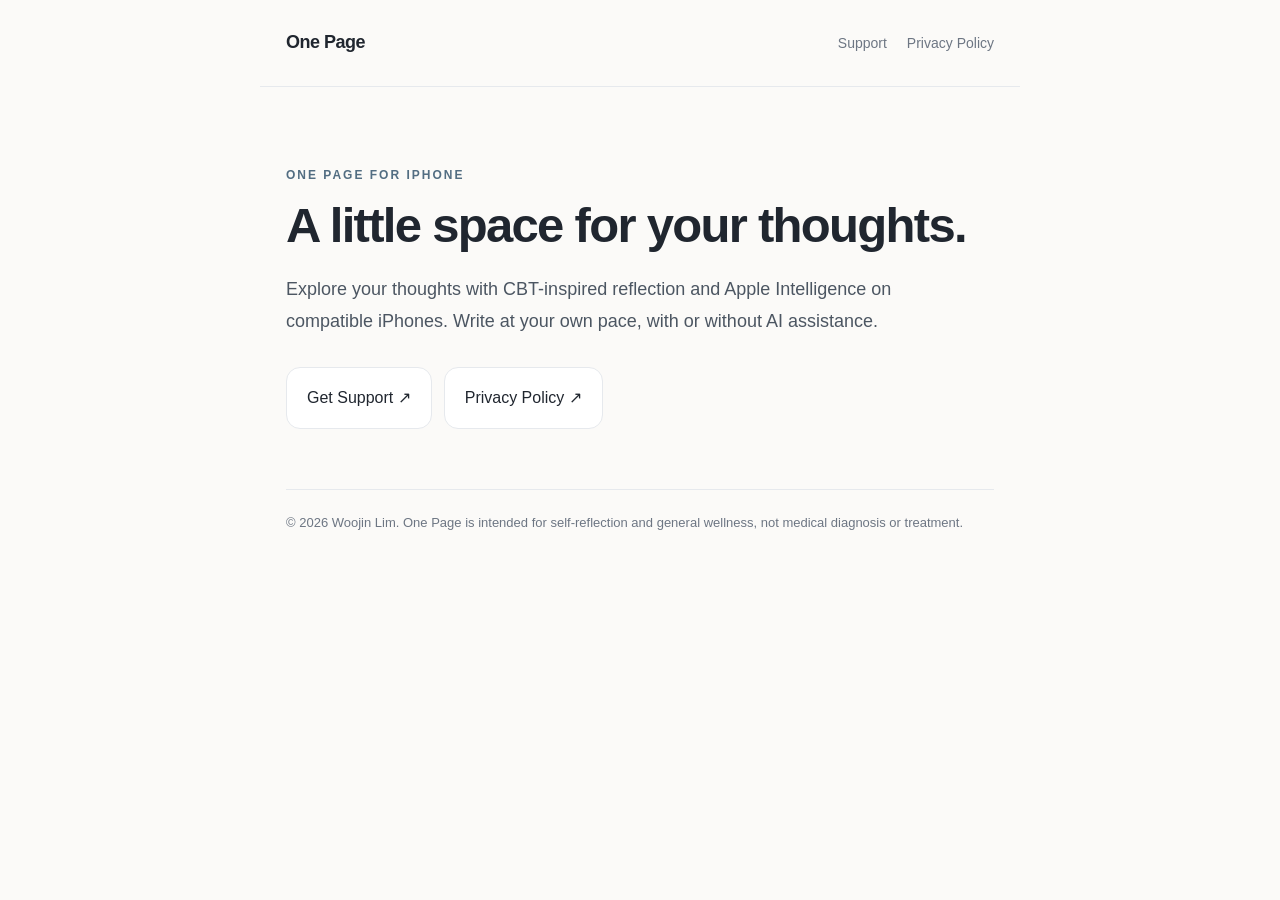
<file: index.html>
<!doctype html><html lang="en"><head><meta charset="utf-8"><meta name="viewport" content="width=device-width,initial-scale=1"><title>One Page | Private Reflection</title><meta name="description" content="One Page is a private reflection journal with CBT-inspired exercises and Apple Intelligence features on supported iPhones."><link rel="stylesheet" href="style.css"></head><body><header><a class="brand" href="./">One Page</a><nav><a href="support.html">Support</a><a href="privacy.html">Privacy Policy</a></nav></header><main><div class="eyebrow">One Page for iPhone</div><h1>A little space for your thoughts.</h1><p class="intro">Explore your thoughts with CBT-inspired reflection and Apple Intelligence on compatible iPhones. Write at your own pace, with or without AI assistance.</p><div class="links"><a class="linkcard" href="support.html">Get Support ↗</a><a class="linkcard" href="privacy.html">Privacy Policy ↗</a></div><footer>© 2026 Woojin Lim. One Page is intended for self-reflection and general wellness, not medical diagnosis or treatment.</footer></main></body></html>
</file>
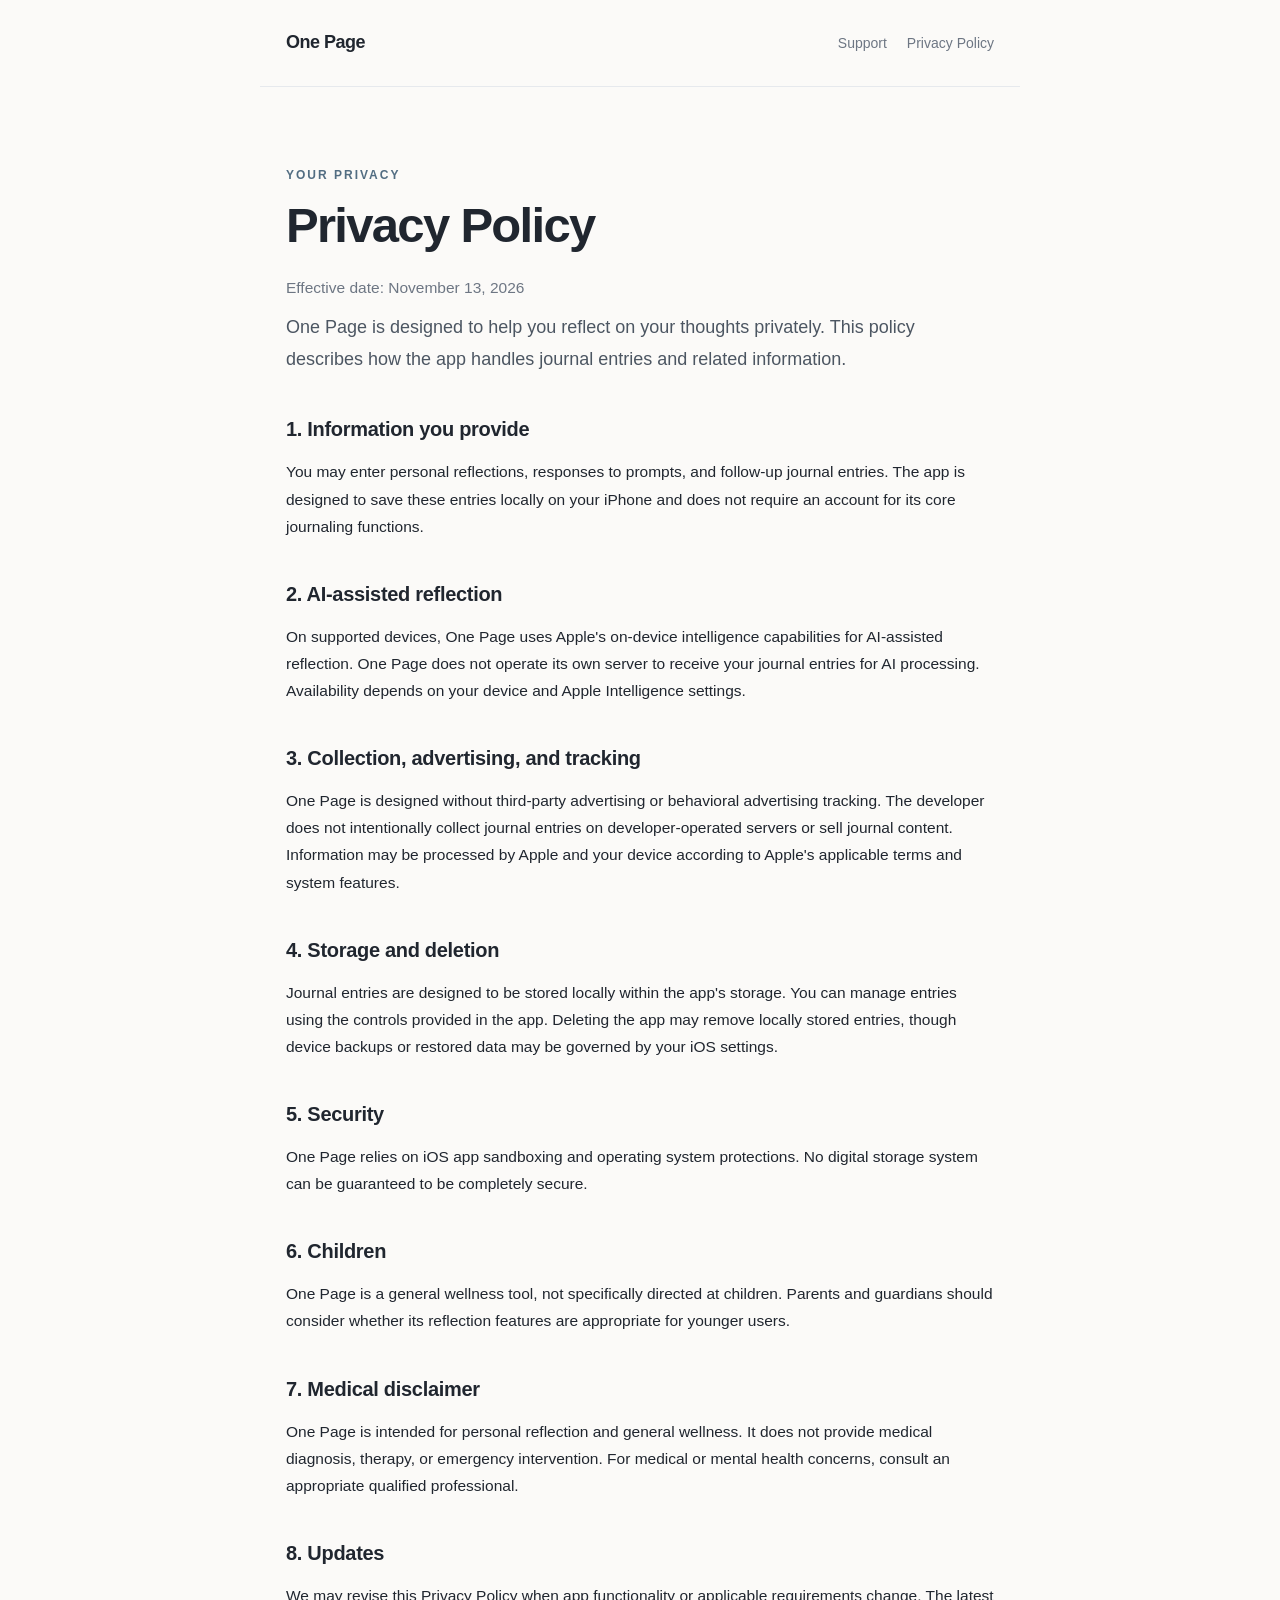
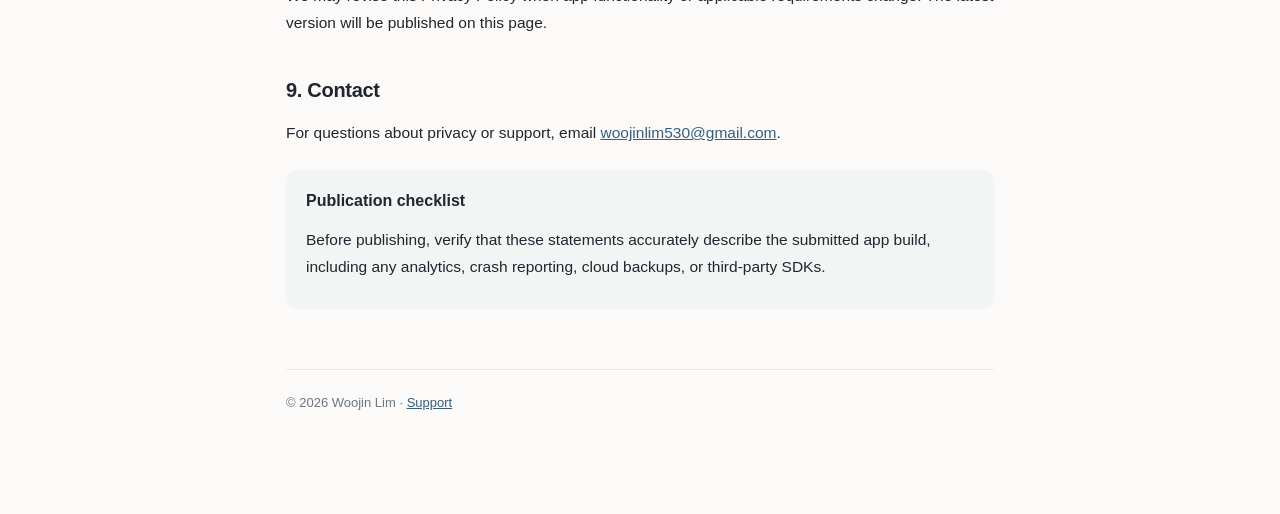
<file: privacy.html>
<!doctype html><html lang="en"><head><meta charset="utf-8"><meta name="viewport" content="width=device-width,initial-scale=1"><title>Privacy Policy | One Page</title><meta name="description" content="Privacy Policy for One Page, a private reflection journal for iPhone."><link rel="stylesheet" href="style.css"></head><body><header><a class="brand" href="./">One Page</a><nav><a href="support.html">Support</a><a href="privacy.html">Privacy Policy</a></nav></header><main><div class="eyebrow">Your Privacy</div><h1>Privacy Policy</h1><p class="muted">Effective date: November 13, 2026</p><p class="intro">One Page is designed to help you reflect on your thoughts privately. This policy describes how the app handles journal entries and related information.</p><h2>1. Information you provide</h2><p>You may enter personal reflections, responses to prompts, and follow-up journal entries. The app is designed to save these entries locally on your iPhone and does not require an account for its core journaling functions.</p><h2>2. AI-assisted reflection</h2><p>On supported devices, One Page uses Apple's on-device intelligence capabilities for AI-assisted reflection. One Page does not operate its own server to receive your journal entries for AI processing. Availability depends on your device and Apple Intelligence settings.</p><h2>3. Collection, advertising, and tracking</h2><p>One Page is designed without third-party advertising or behavioral advertising tracking. The developer does not intentionally collect journal entries on developer-operated servers or sell journal content. Information may be processed by Apple and your device according to Apple's applicable terms and system features.</p><h2>4. Storage and deletion</h2><p>Journal entries are designed to be stored locally within the app's storage. You can manage entries using the controls provided in the app. Deleting the app may remove locally stored entries, though device backups or restored data may be governed by your iOS settings.</p><h2>5. Security</h2><p>One Page relies on iOS app sandboxing and operating system protections. No digital storage system can be guaranteed to be completely secure.</p><h2>6. Children</h2><p>One Page is a general wellness tool, not specifically directed at children. Parents and guardians should consider whether its reflection features are appropriate for younger users.</p><h2>7. Medical disclaimer</h2><p>One Page is intended for personal reflection and general wellness. It does not provide medical diagnosis, therapy, or emergency intervention. For medical or mental health concerns, consult an appropriate qualified professional.</p><h2>8. Updates</h2><p>We may revise this Privacy Policy when app functionality or applicable requirements change. The latest version will be published on this page.</p><h2>9. Contact</h2><p>For questions about privacy or support, email <a href="mailto:woojinlim530@gmail.com">woojinlim530@gmail.com</a>.</p><div class="notice"><strong>Publication checklist</strong><p>Before publishing, verify that these statements accurately describe the submitted app build, including any analytics, crash reporting, cloud backups, or third-party SDKs.</p></div><footer>© 2026 Woojin Lim · <a href="support.html">Support</a></footer></main></body></html>
</file>
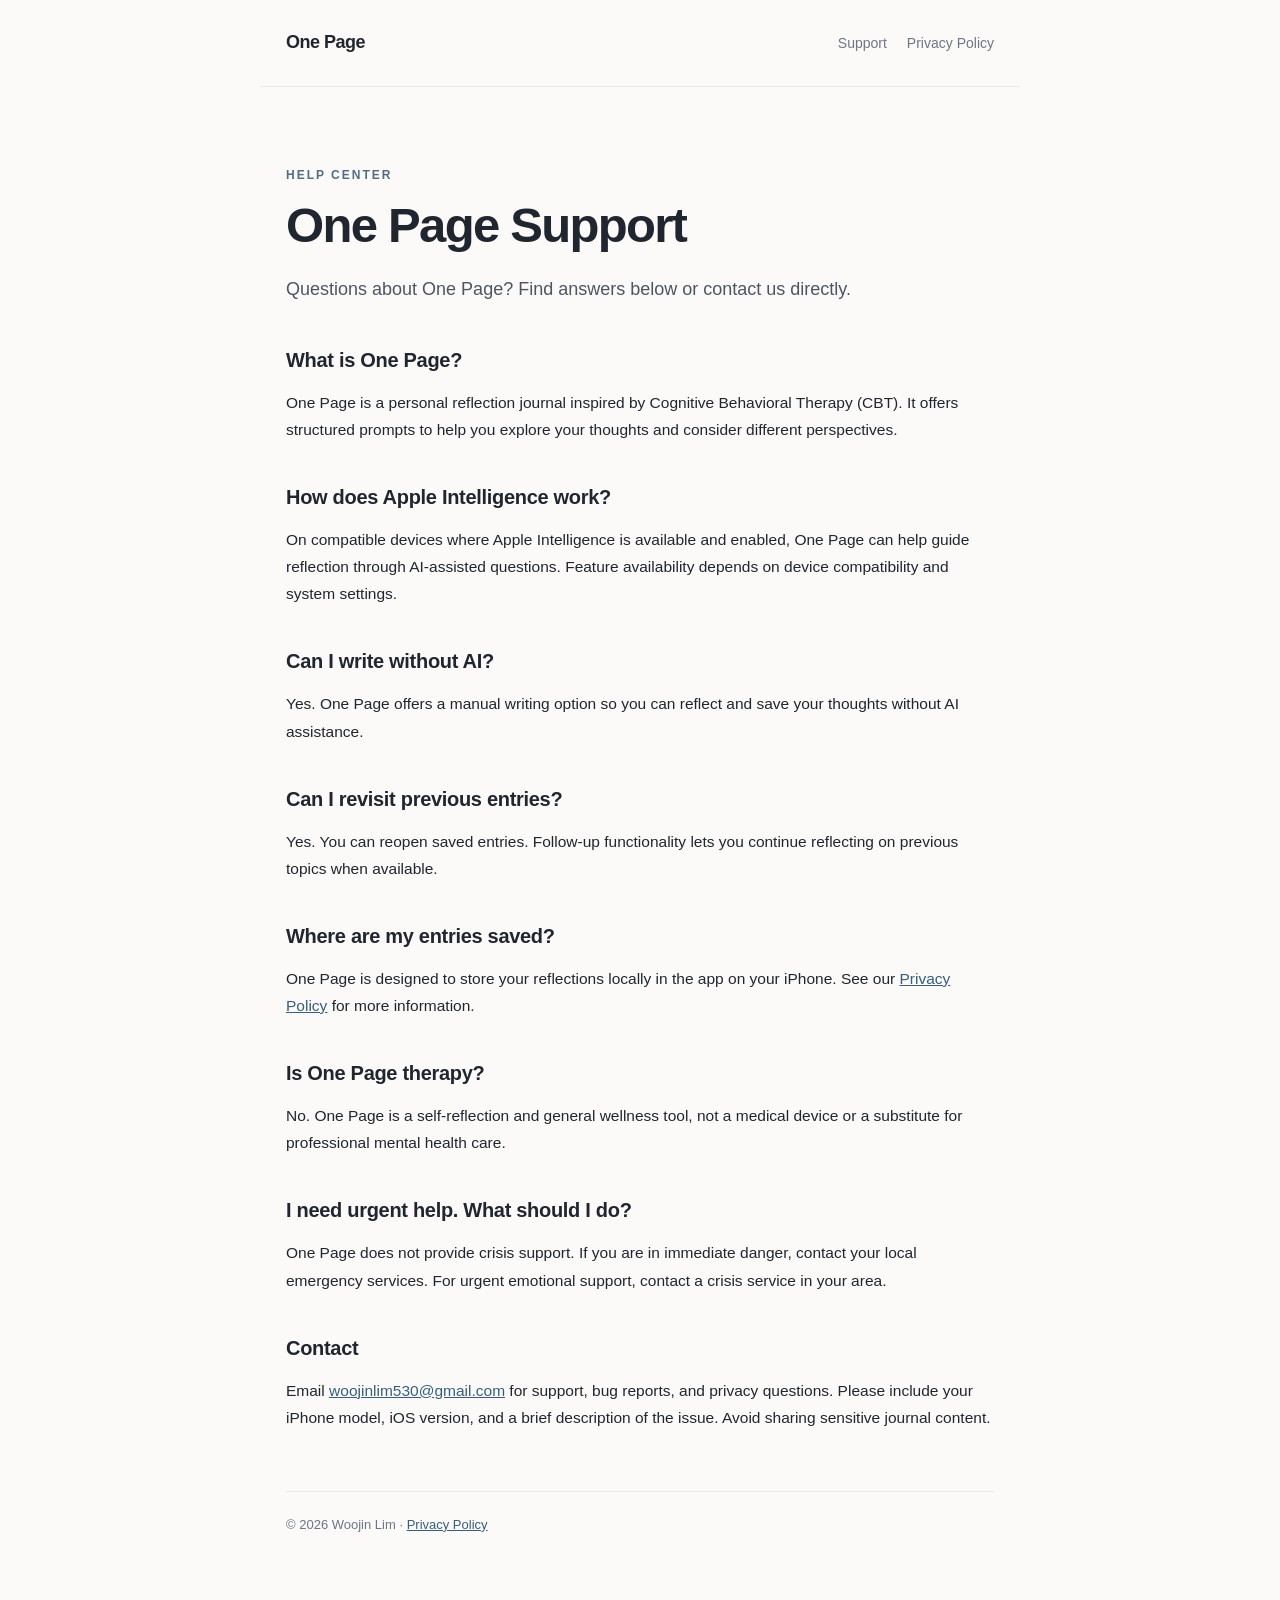
<file: support.html>
<!doctype html><html lang="en"><head><meta charset="utf-8"><meta name="viewport" content="width=device-width,initial-scale=1"><title>Support | One Page</title><meta name="description" content="Support and frequently asked questions for One Page."><link rel="stylesheet" href="style.css"></head><body><header><a class="brand" href="./">One Page</a><nav><a href="support.html">Support</a><a href="privacy.html">Privacy Policy</a></nav></header><main><div class="eyebrow">Help Center</div><h1>One Page Support</h1><p class="intro">Questions about One Page? Find answers below or contact us directly.</p><h2>What is One Page?</h2><p>One Page is a personal reflection journal inspired by Cognitive Behavioral Therapy (CBT). It offers structured prompts to help you explore your thoughts and consider different perspectives.</p><h2>How does Apple Intelligence work?</h2><p>On compatible devices where Apple Intelligence is available and enabled, One Page can help guide reflection through AI-assisted questions. Feature availability depends on device compatibility and system settings.</p><h2>Can I write without AI?</h2><p>Yes. One Page offers a manual writing option so you can reflect and save your thoughts without AI assistance.</p><h2>Can I revisit previous entries?</h2><p>Yes. You can reopen saved entries. Follow-up functionality lets you continue reflecting on previous topics when available.</p><h2>Where are my entries saved?</h2><p>One Page is designed to store your reflections locally in the app on your iPhone. See our <a href="privacy.html">Privacy Policy</a> for more information.</p><h2>Is One Page therapy?</h2><p>No. One Page is a self-reflection and general wellness tool, not a medical device or a substitute for professional mental health care.</p><h2>I need urgent help. What should I do?</h2><p>One Page does not provide crisis support. If you are in immediate danger, contact your local emergency services. For urgent emotional support, contact a crisis service in your area.</p><h2>Contact</h2><p>Email <a href="mailto:woojinlim530@gmail.com">woojinlim530@gmail.com</a> for support, bug reports, and privacy questions. Please include your iPhone model, iOS version, and a brief description of the issue. Avoid sharing sensitive journal content.</p><footer>© 2026 Woojin Lim · <a href="privacy.html">Privacy Policy</a></footer></main></body></html>
</file>
<file: style.css>
:root{color-scheme:light;--ink:#20262f;--muted:#6d7683;--border:#e6e9ed;--accent:#526d82}*{box-sizing:border-box}body{margin:0;background:#fbfaf8;color:var(--ink);font-family:-apple-system,BlinkMacSystemFont,'Segoe UI',sans-serif;line-height:1.75}main{max-width:760px;margin:0 auto;padding:78px 26px 100px}header{max-width:760px;margin:0 auto;padding:27px 26px;border-bottom:1px solid var(--border);display:flex;align-items:center;justify-content:space-between;gap:18px}header a{font-size:14px;color:var(--muted);text-decoration:none}header .brand{font-size:18px;font-weight:600;color:var(--ink);letter-spacing:-.5px}nav{display:flex;gap:20px;flex-wrap:wrap}h1{font-weight:600;font-size:clamp(34px,5vw,49px);line-height:1.2;letter-spacing:-1.7px;margin:10px 0 20px}h2{font-size:20px;letter-spacing:-.3px;margin:37px 0 8px}p,li{font-size:15.5px}p{margin:11px 0}.eyebrow{color:var(--accent);font-size:12px;text-transform:uppercase;letter-spacing:2px;font-weight:700}.intro{font-size:18px;color:#4c5662;max-width:660px}.muted,footer{color:var(--muted)}a{color:#365e7d}footer{border-top:1px solid var(--border);margin-top:60px;padding-top:22px;font-size:13px}.links{display:flex;gap:12px;flex-wrap:wrap;margin-top:30px}.linkcard{border:1px solid var(--border);border-radius:14px;padding:16px 20px;text-decoration:none;color:var(--ink);background:#fff}.notice{background:#f3f5f5;padding:17px 20px;border-radius:12px;margin:24px 0}ul{padding-left:22px}@media(max-width:520px){main{padding-top:52px}header{align-items:flex-start;flex-direction:column}}
</file>
